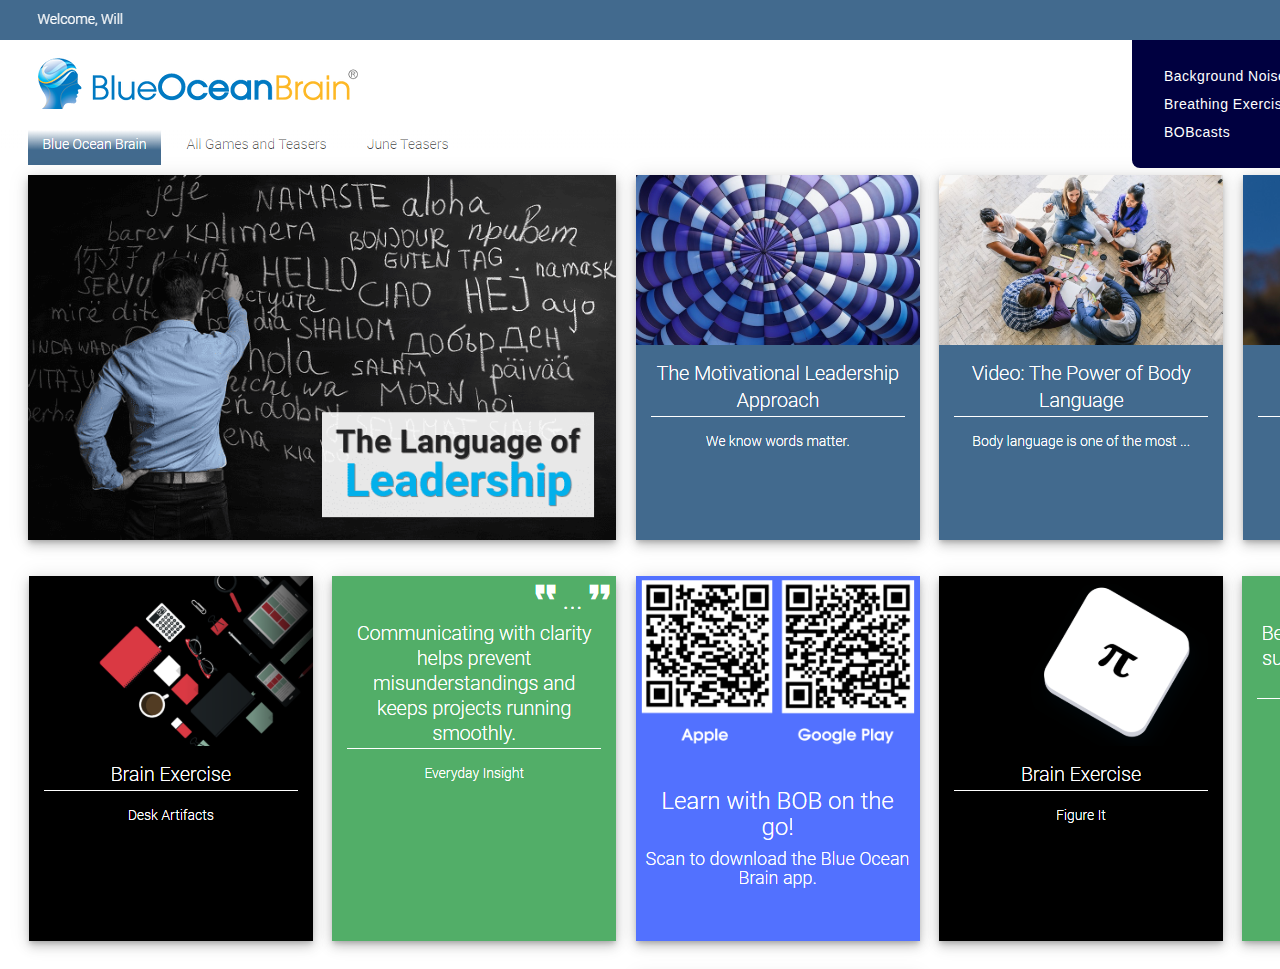
<file: docs/index.html>
<html lang="en">
<head>
	<meta charset="UTF-8">
	<meta name="viewport" content="width=device-width, initial-scale=1.0">
	<title>Document</title>
	<style>
		* {
			transition-duration: 500ms;
			transition-timing-function: cubic-bezier(0.075, 0.82, 0.165, 1);
		}
		body {
			background-image: url('images/bg.png');
			background-repeat: repeat-x;
			padding: 0;
			margin: 0;
			overflow: hidden;
		}
		.bob {
			width: 100vw;
			margin: 0 auto;
		}
		.bob img {
			display: block;
			margin: 0 auto;
		}
		.tab {
			position: absolute;
			top: 40px;
			right: calc(50vw - 780px + 32px);
			width: 192px;
			background-color: rgb(0, 0, 64);
			color: white;
			padding: 16px 32px;
			font-family: 'Roboto', Arial, Helvetica, sans-serif;
			font-size: 14px;
			letter-spacing: 0.5px;
			border-radius: 0 0 8px 8px;
		}
		.tab ul {
			margin: 0;
			padding-inline-start: 0;
		}
		.tab li {
			list-style-type: none;
			cursor: pointer;
			margin: 12px 0;
		}
		.tab li:hover {
			margin-left: 4px;
		}
	</style>
</head>
<body>
	<div class='bob'>
		<img src="images/bob.png"/>
	</div>
	<div class='tab' id='tab'>
		<ul>
			<li onclick="window.open(
				'app.html',
				'targetWindow',
				`
					width=320,
					height=416,
					resizable=no,
					toolbar=no,
					location=no,
					status=no,
					menubar=no,
					scrollbars=yes,
				`
			);">Background Noise</li>
			<li>Breathing Exercise</li>
			<li>BOBcasts</li>
		</ul>
	</div>
</body>
</html>
</file>
